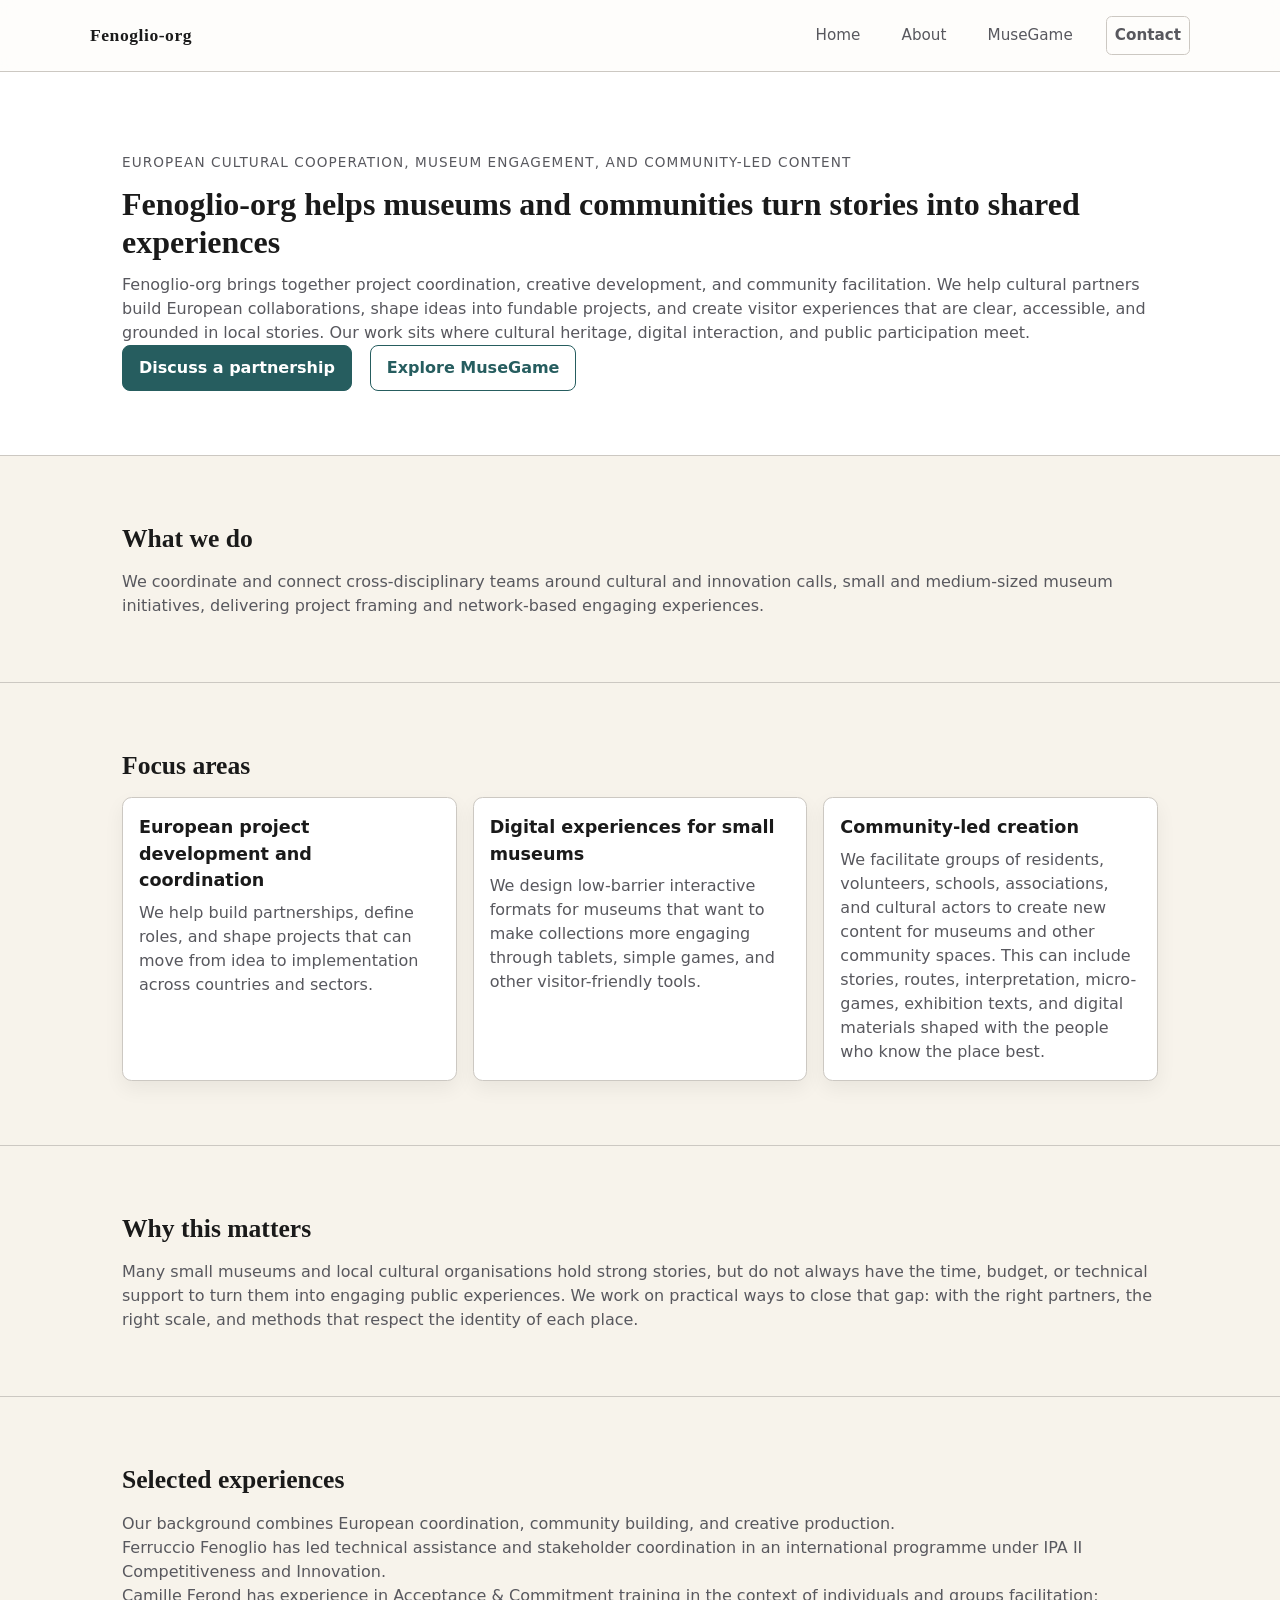
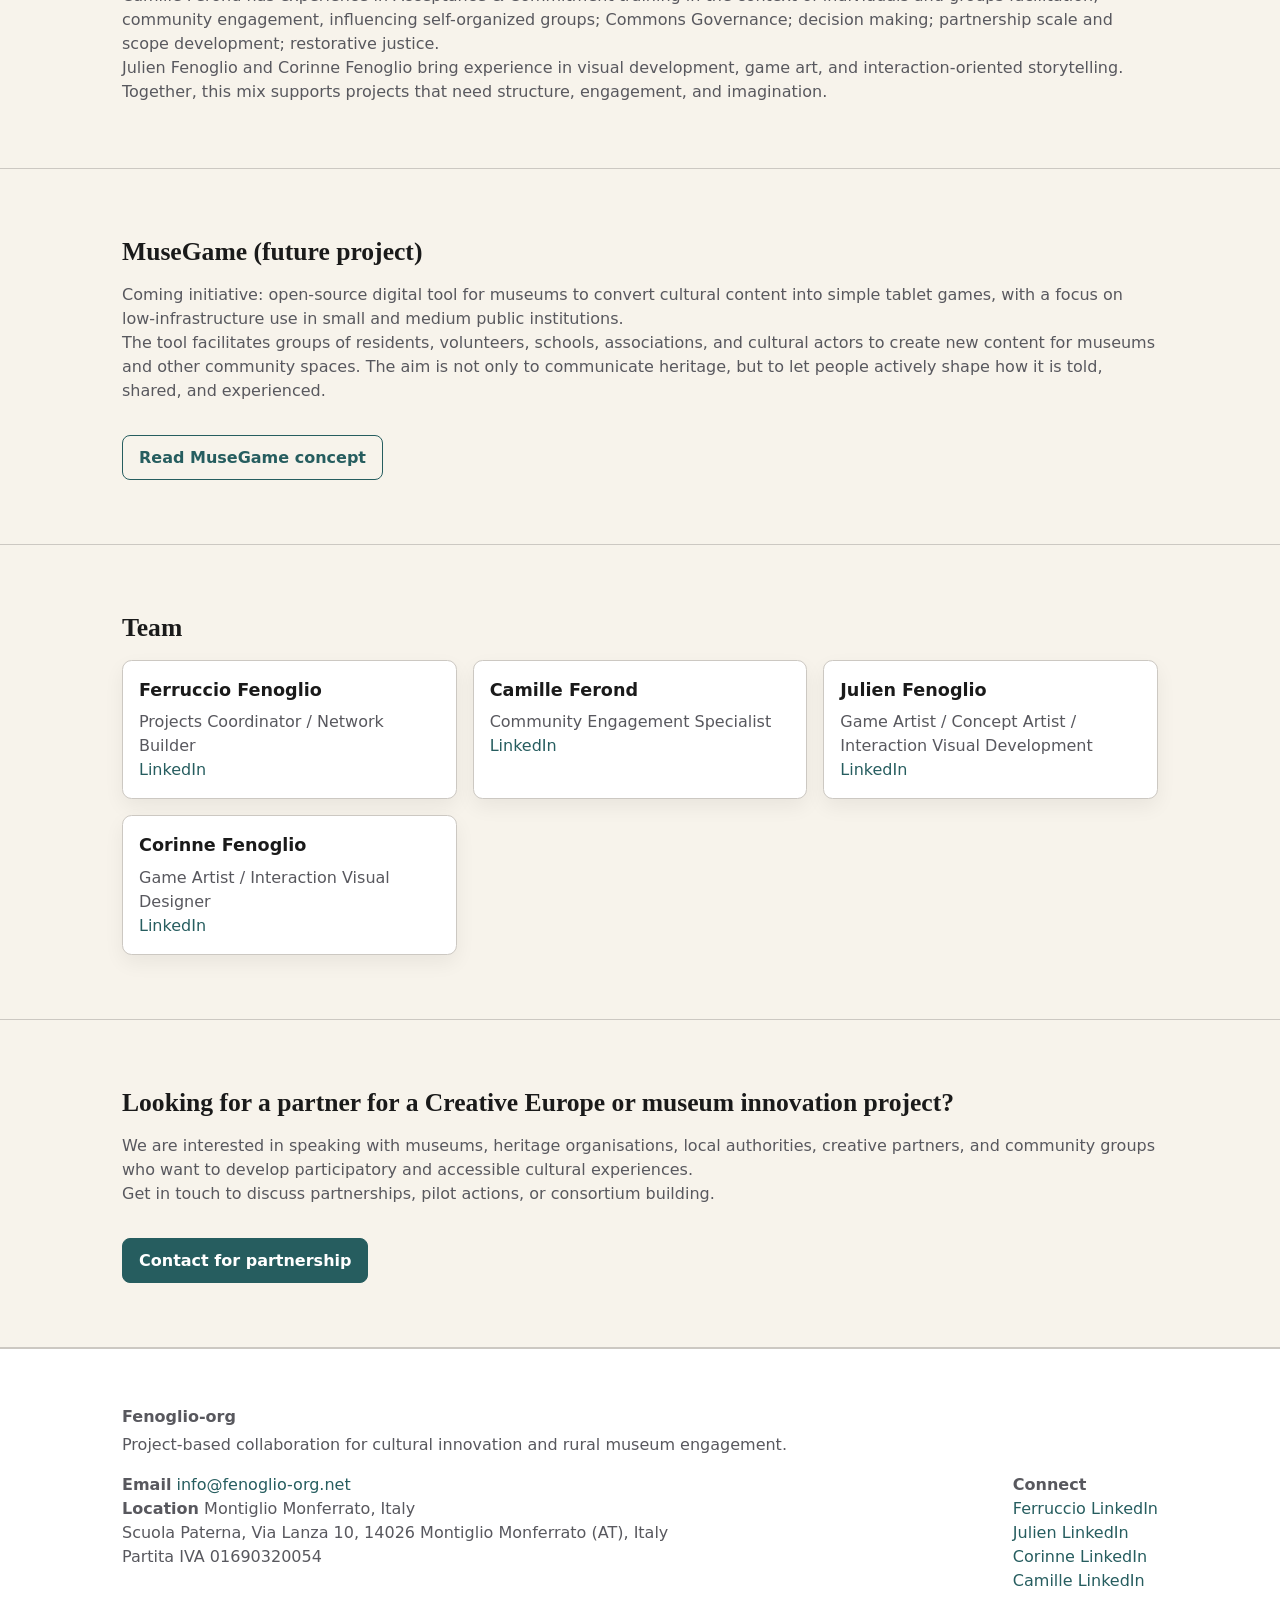
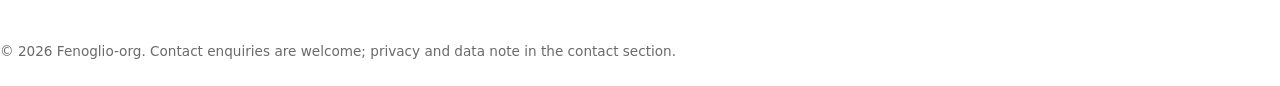
<file: index.html>
<!doctype html>
<html lang="en">
<head>
  <meta charset="utf-8">
  <meta name="viewport" content="width=device-width, initial-scale=1"> 
  <title>Fenoglio-org | European cultural innovation partner</title>
  <meta name="description" content="Fenoglio-org supports EU project partners, small rural museums and creative collaborators with project-based cultural innovation, coordination and digital interaction." />
  <link rel="canonical" href="https://fenoglio-org.net/" />
  <meta property="og:type" content="website" />
  <meta property="og:title" content="Fenoglio-org | European cultural innovation partner" />
  <meta property="og:description" content="Project coordination and network-building for small museums, creative industries, and EU-funded innovation." />
  <meta property="og:url" content="https://fenoglio-org.net/" />
  <meta property="og:image" content="https://fenoglio-org.net/assets/img/og-image-placeholder.png" />
  <link rel="icon" href="/assets/img/favicon-placeholder.ico" />
  <link rel="stylesheet" href="assets/css/style.css" />
  <script type="application/ld+json">
  {
    "@context":"https://schema.org",
    "@type":"Organization",
    "name":"Fenoglio-org",
    "url":"https://fenoglio-org.net",
    "logo":"https://fenoglio-org.net/assets/img/fav-icon.png",
    "contactPoint":[{"@type":"ContactPoint","email":"info@fenoglio-org.net","contactType":"customer service","areaServed":"EU"}],
    "sameAs":["https://www.linkedin.com/in/ferrucciofenoglio/"]
  }
  </script>
  <script type="application/ld+json">
  {
    "@context":"https://schema.org",
    "@type":"Person",
    "name":"Ferruccio Fenoglio",
    "jobTitle":"Founder / Project Coordinator / Network Builder",
    "worksFor":{"@type":"Organization","name":"Fenoglio-org"},
    "url":"https://fenoglio-org.net/about.html"
  }
  </script>
</head>
<body>
  <header class="site-header" role="banner">
    <div class="container header-inner">
      <a class="brand" href="/">Fenoglio-org</a>
      <nav class="main-nav" aria-label="Main navigation">
        <a href="/">Home</a>
        <a href="/about.html">About</a>
        <a href="/musegame.html">MuseGame</a>
        <a href="/contact.html" class="btn-secondary">Contact</a>
      </nav>
    </div>
  </header>

  <main id="content">
    <section class="hero section-primary" aria-label="Hero section">
      <div class="container">
        <p class="label">European cultural cooperation, museum engagement, and community-led content</p>
        <h1>Fenoglio-org helps museums and communities turn stories into shared experiences</h1>
        <p>Fenoglio-org brings together project coordination, creative development, and community facilitation. We help cultural partners build European collaborations, shape ideas into fundable projects, and create visitor experiences that are clear, accessible, and grounded in local stories. Our work sits where cultural heritage, digital interaction, and public participation meet.</p>
        <p class="actions">
          <a class="btn btn-primary" href="/contact.html">Discuss a partnership</a>
          <a class="btn btn-outline" href="/musegame.html">Explore MuseGame</a>
        </p>
      </div>
    </section>

    <section class="section" aria-labelledby="what-we-do">
      <div class="container">
        <h2 id="what-we-do">What we do</h2>
        <p>We coordinate and connect cross-disciplinary teams around cultural and innovation calls, small and medium-sized museum initiatives, delivering project framing and network-based engaging experiences.</p>
      </div>
    </section>

    <section class="section focus-grid" aria-labelledby="focus-areas">
      <div class="container">
        <h2 id="focus-areas">Focus areas</h2>
        <div class="cards">
          <article class="card"><h3>European project development and coordination</h3><p>We help build partnerships, define roles, and shape projects that can move from idea to implementation across countries and sectors.</p></article>
          <article class="card"><h3>Digital experiences for small museums</h3><p>We design low-barrier interactive formats for museums that want to make collections more engaging through tablets, simple games, and other visitor-friendly tools.</p></article>
          <article class="card"><h3>Community-led creation</h3><p>We facilitate groups of residents, volunteers, schools, associations, and cultural actors to create new content for museums and other community spaces. This can include stories, routes, interpretation, micro-games, exhibition texts, and digital materials shaped with the people who know the place best.</p></article>
        </div>
      </div>
    </section>

    <section class="section" aria-labelledby="why-this-matters">
      <div class="container">
        <h2 id="why-this-matters">Why this matters</h2>
        <p>Many small museums and local cultural organisations hold strong stories, but do not always have the time, budget, or technical support to turn them into engaging public experiences. We work on practical ways to close that gap: with the right partners, the right scale, and methods that respect the identity of each place.</p>
      </div>
    </section>

    <section class="section experience" aria-labelledby="experience">
      <div class="container">
        <h2 id="experience">Selected experiences</h2>
        <p>Our background combines European coordination, community building, and creative production.</p>
        <p>Ferruccio Fenoglio has led technical assistance and stakeholder coordination in an international programme under IPA II Competitiveness and Innovation.</p>
        <p>Camille Ferond has experience in Acceptance & Commitment training in the context of individuals and groups facilitation; community engagement, influencing self-organized groups; Commons Governance; decision making; partnership scale and scope development; restorative justice.</p>
        <p>Julien Fenoglio and Corinne Fenoglio bring experience in visual development, game art, and interaction-oriented storytelling.</p>
        <p>Together, this mix supports projects that need structure, engagement, and imagination.</p>
      </div>
    </section>

    <section class="section musegame-preview" aria-labelledby="musegame-preview">
      <div class="container">
        <h2 id="musegame-preview">MuseGame (future project)</h2>
        <p>Coming initiative: open-source digital tool for museums to convert cultural content into simple tablet games, with a focus on low-infrastructure use in small and medium public institutions.</p>
        <p>The tool facilitates groups of residents, volunteers, schools, associations, and cultural actors to create new content for museums and other community spaces. The aim is not only to communicate heritage, but to let people actively shape how it is told, shared, and experienced.</p>
        <a class="btn btn-outline" href="/musegame.html">Read MuseGame concept</a>
      </div>
    </section>

    <section class="section team" aria-labelledby="team-home">
      <div class="container">
        <h2 id="team-home">Team</h2>
        <div class="cards">
          <article class="card"><h3>Ferruccio Fenoglio</h3><p>Projects Coordinator / Network Builder</p><a href="https://www.linkedin.com/in/ferrucciofenoglio/" target="_blank" rel="noopener">LinkedIn</a></article>
          <article class="card"><h3>Camille Ferond</h3><p>Community Engagement Specialist</p><a href="https://www.linkedin.com/in/camille-ferond-cpt-proficiency-and-business-plan-implementation-accelerator/" target="_blank" rel="noopener">LinkedIn</a></article>
          <article class="card"><h3>Julien Fenoglio</h3><p>Game Artist / Concept Artist / Interaction Visual Development</p><a href="https://www.linkedin.com/in/julfenart" target="_blank" rel="noopener">LinkedIn</a></article>
          <article class="card"><h3>Corinne Fenoglio</h3><p>Game Artist / Interaction Visual Designer</p><a href="https://www.linkedin.com/in/corinne-fenoglio-b84588133/" target="_blank" rel="noopener">LinkedIn</a></article>
        </div>
      </div>
    </section>

    <section class="section cta-end" aria-labelledby="contact-cta">
      <div class="container">
        <h2 id="contact-cta">Looking for a partner for a Creative Europe or museum innovation project?</h2>
        <p>We are interested in speaking with museums, heritage organisations, local authorities, creative partners, and community groups who want to develop participatory and accessible cultural experiences.</p>
        <p>Get in touch to discuss partnerships, pilot actions, or consortium building.</p>
        <a class="btn btn-primary" href="/contact.html">Contact for partnership</a>
      </div>
    </section>
  </main>

  <footer class="site-footer" role="contentinfo">
     <div class="container footer-grid">
       <div>
         <p class="brand-footer">Fenoglio-org</p>
         <p>Project-based collaboration for cultural innovation and rural museum engagement.</p>
       </div>
       <div>
         <p><strong>Email</strong> <a href="mailto:info@fenoglio-org.net">info@fenoglio-org.net</a></p>
         <p><strong>Location</strong> Montiglio Monferrato, Italy</p>
         <p>Scuola Paterna, Via Lanza 10, 14026 Montiglio Monferrato (AT), Italy</p>
         <p>Partita IVA 01690320054</p>
       </div>
       <div>
         <p><strong>Connect</strong></p>
         <a href="https://www.linkedin.com/in/ferrucciofenoglio/" target="_blank" rel="noopener">Ferruccio LinkedIn</a><br>
         <a href="https://www.linkedin.com/in/julfenart" target="_blank" rel="noopener">Julien LinkedIn</a><br>
         <a href="https://www.linkedin.com/in/corinne-fenoglio-b84588133/" target="_blank" rel="noopener">Corinne LinkedIn</a><br>
         <a href="https://www.linkedin.com/in/camille-ferond-cpt-proficiency-and-business-plan-implementation-accelerator/" target="_blank" rel="noopener">Camille LinkedIn</a>
       </div>
     </div>
     <p class="copyright">© 2026 Fenoglio-org. Contact enquiries are welcome; privacy and data use details are in the contact section.</p>
  </footer>
  <script src="assets/js/main.js" defer></script>
</body>
</html>
</file>
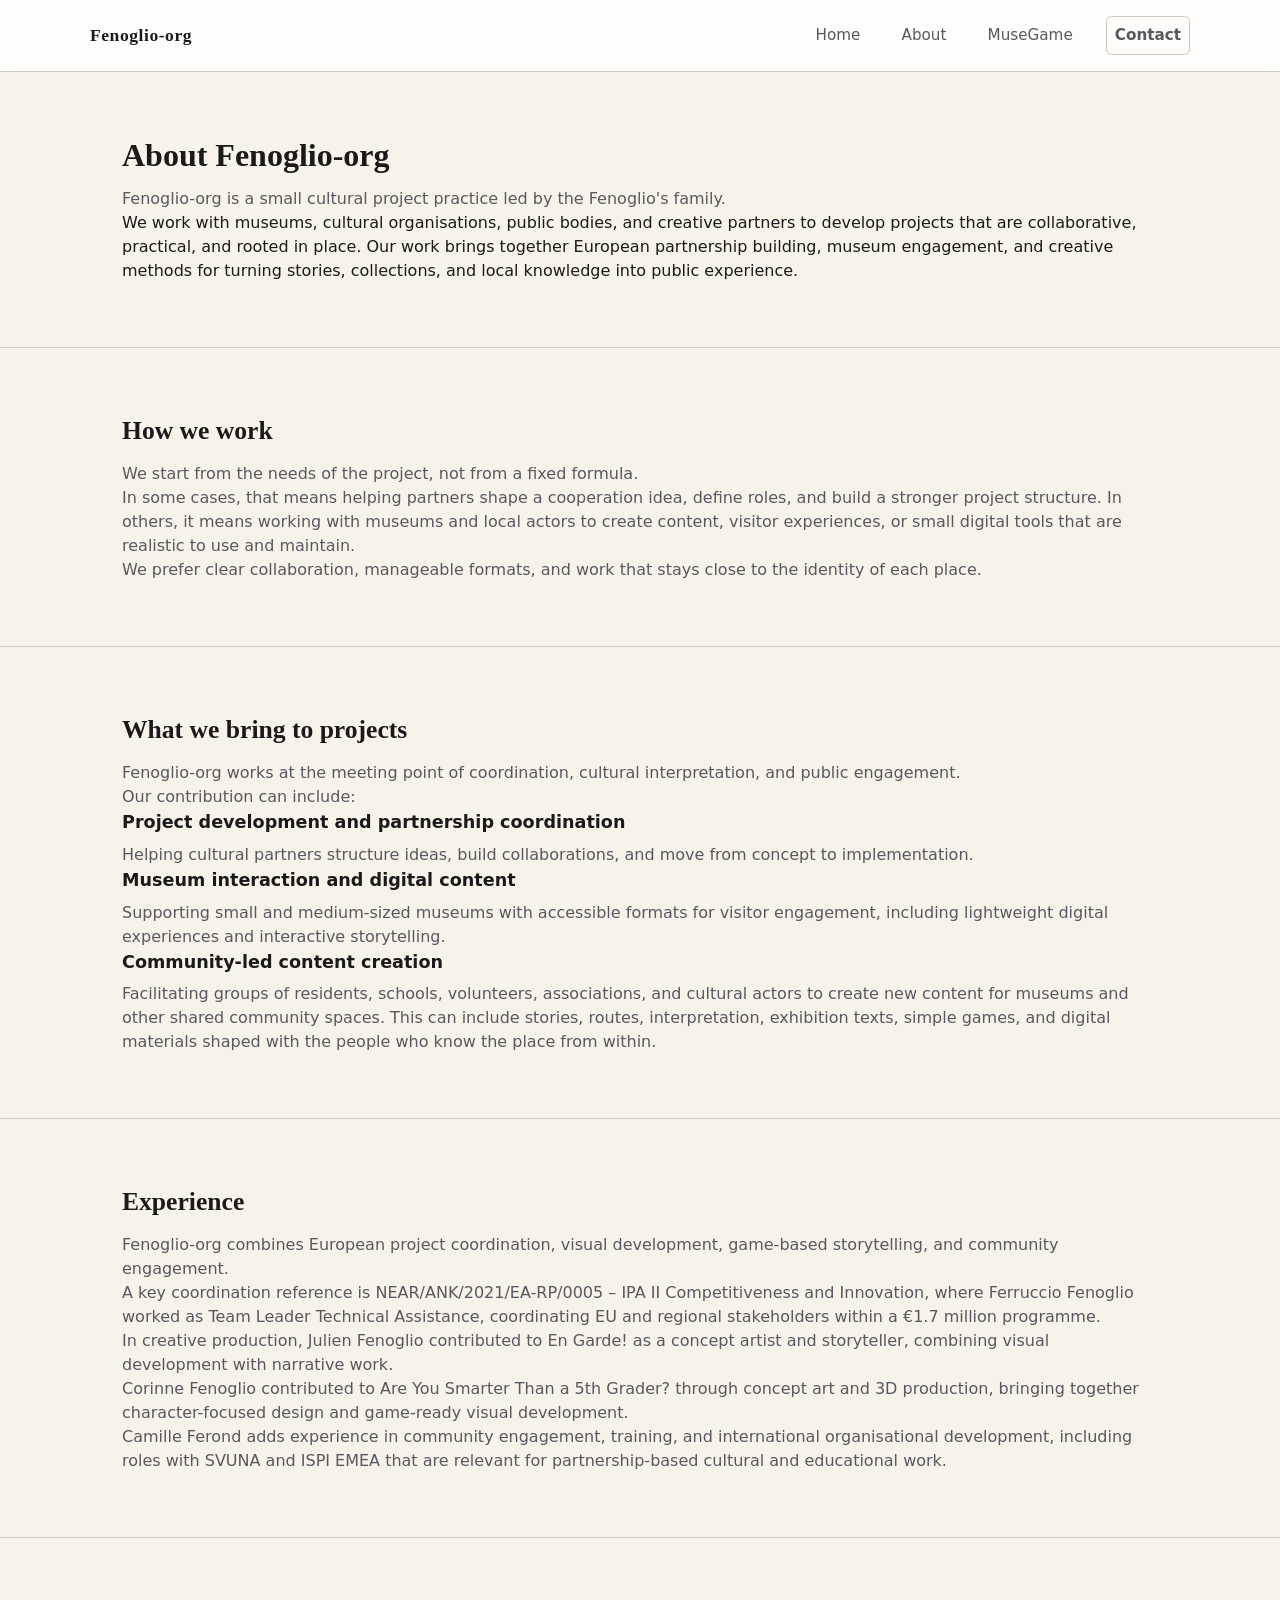
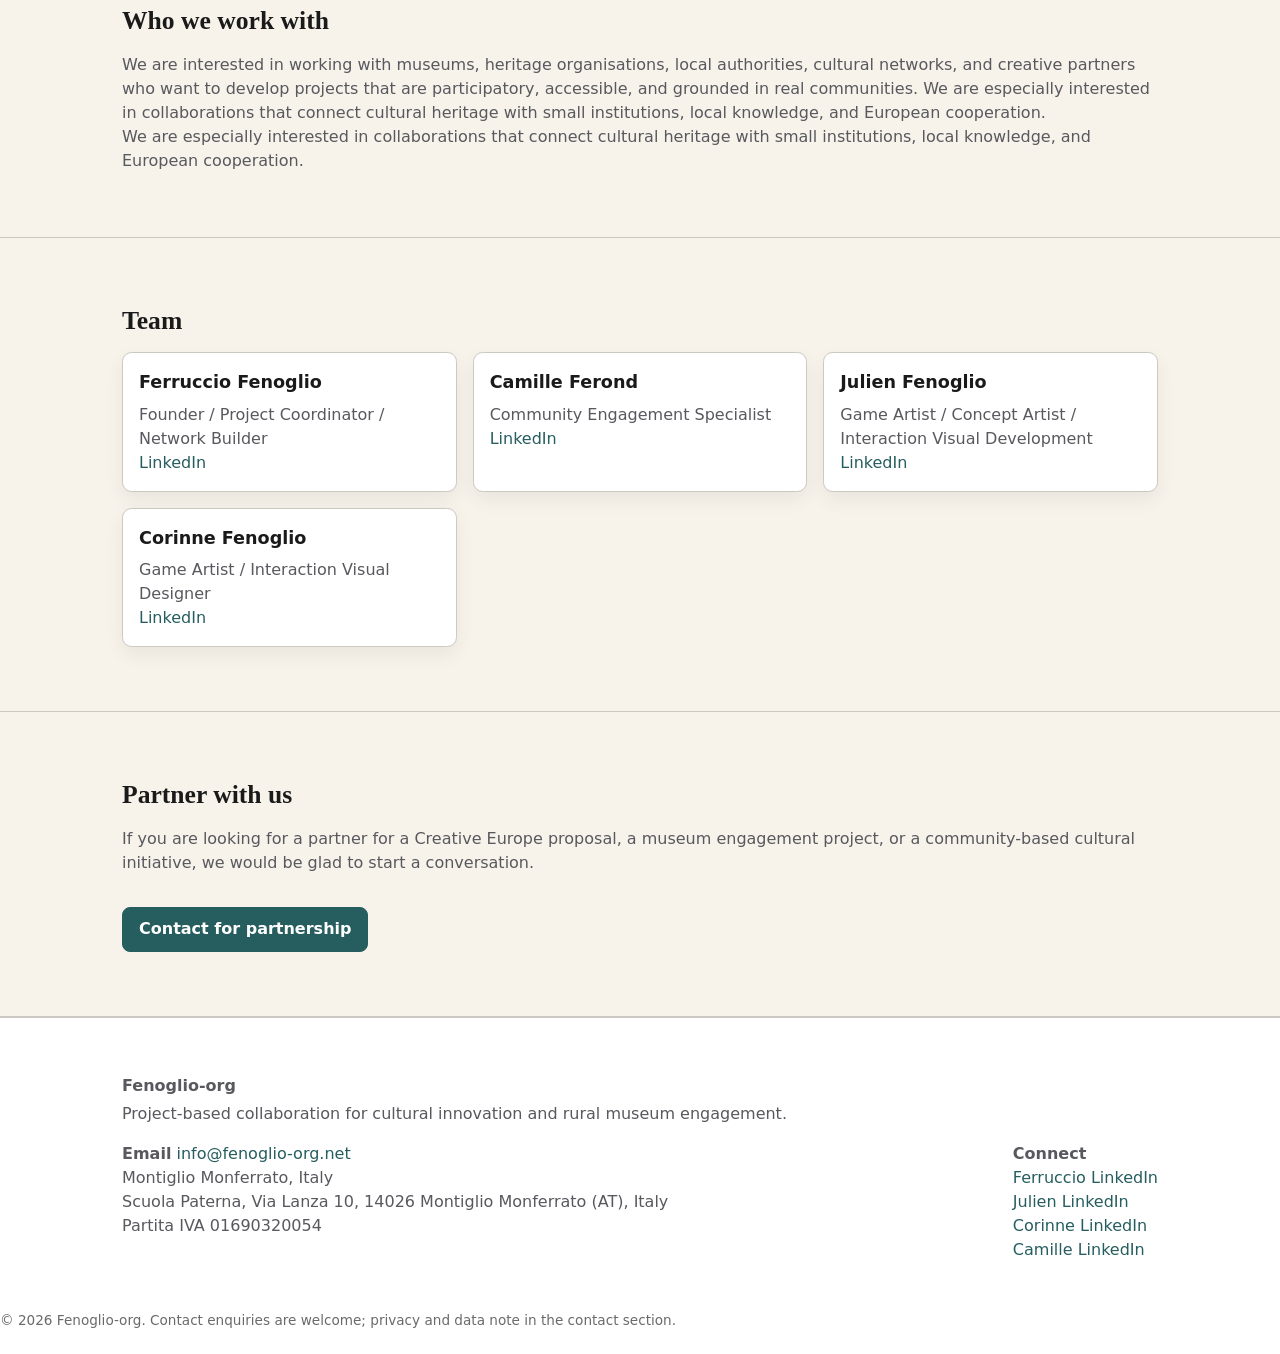
<file: about.html>
<!doctype html>
<html lang="en">
<head>
  <meta charset="utf-8">
  <meta name="viewport" content="width=device-width, initial-scale=1"> 
  <title>About | Fenoglio-org</title>
  <meta name="description" content="About Ferruccio Fenoglio and the Fenoglio-org collaboration model for EU cultural innovation, rural museums and digital interaction." />
  <link rel="canonical" href="https://fenoglio-org.net/about.html" />
  <meta property="og:type" content="website" />
  <meta property="og:title" content="About | Fenoglio-org" />
  <meta property="og:description" content="Learn how Fenoglio-org coordinates networks for culture, creative industries and EU project collaboration." />
  <meta property="og:url" content="https://fenoglio-org.net/about.html" />
  <meta property="og:image" content="https://fenoglio-org.net/assets/img/og-image-placeholder.png" />
  <link rel="icon" href="/assets/img/favicon-placeholder.ico" />
  <link rel="stylesheet" href="assets/css/style.css" />
</head>
<body>
  <header class="site-header" role="banner">
    <div class="container header-inner">
      <a class="brand" href="/">Fenoglio-org</a>
      <nav class="main-nav" aria-label="Main navigation">
        <a href="/">Home</a>
        <a href="/about.html">About</a>
        <a href="/musegame.html">MuseGame</a>
        <a href="/contact.html" class="btn-secondary">Contact</a>
      </nav>
    </div>
  </header>
  <main id="content">
    <section class="section intro" aria-labelledby="about-title">
      <div class="container">
        <h1 id="about-title">About Fenoglio-org</h1>
        <p>Fenoglio-org is a small cultural project practice led by the Fenoglio's family.</p>
  We work with museums, cultural organisations, public bodies, and creative partners to develop projects that are collaborative, practical, and rooted in place. Our work brings together European partnership building, museum engagement, and creative methods for turning stories, collections, and local knowledge into public experience.</p>
      </div>
    </section>

    <section class="section" aria-labelledby="approach">
      <div class="container">
        <h2 id="approach">How we work</h2>
        <p>We start from the needs of the project, not from a fixed formula.</p>
        <p>In some cases, that means helping partners shape a cooperation idea, define roles, and build a stronger project structure. In others, it means working with museums and local actors to create content, visitor experiences, or small digital tools that are realistic to use and maintain.</p>
        <p>We prefer clear collaboration, manageable formats, and work that stays close to the identity of each place.</p>
      </div>
    </section>

    <section class="section" aria-labelledby="what-we-bring">
      <div class="container">
        <h2 id="what-we-bring">What we bring to projects</h2>
        <p>Fenoglio-org works at the meeting point of coordination, cultural interpretation, and public engagement.</p>
        <p>Our contribution can include:</p>
        <h3>Project development and partnership coordination</h3>
        <p>Helping cultural partners structure ideas, build collaborations, and move from concept to implementation.</p>
        <h3>Museum interaction and digital content</h3>
        <p>Supporting small and medium-sized museums with accessible formats for visitor engagement, including lightweight digital experiences and interactive storytelling.</p>
        <h3>Community-led content creation</h3>
        <p>Facilitating groups of residents, schools, volunteers, associations, and cultural actors to create new content for museums and other shared community spaces. This can include stories, routes, interpretation, exhibition texts, simple games, and digital materials shaped with the people who know the place from within.</p>
      </div>
    </section>

    <section class="section" aria-labelledby="experience">
      <div class="container">
        <h2 id="experience">Experience</h2>         
        <p>Fenoglio-org combines European project coordination, visual development, game-based storytelling, and community engagement.</p>
        <p>A key coordination reference is NEAR/ANK/2021/EA-RP/0005 – IPA II Competitiveness and Innovation, where Ferruccio Fenoglio worked as Team Leader Technical Assistance, coordinating EU and regional stakeholders within a €1.7 million programme.</p>
        <p>In creative production, Julien Fenoglio contributed to En Garde! as a concept artist and storyteller, combining visual development with narrative work.</p>
        <p>Corinne Fenoglio contributed to Are You Smarter Than a 5th Grader? through concept art and 3D production, bringing together character-focused design and game-ready visual development.</p>
        <p>Camille Ferond adds experience in community engagement, training, and international organisational development, including roles with SVUNA and ISPI EMEA that are relevant for partnership-based cultural and educational work.</p>
      </div>
    </section>

    <section class="section" aria-labelledby="collaboration-model">
      <div class="container">
        <h2 id="collaboration-model">Who we work with</h2>
        <p>We are interested in working with museums, heritage organisations, local authorities, cultural networks, and creative partners who want to develop projects that are participatory, accessible, and grounded in real communities. We are especially interested in collaborations that connect cultural heritage with small institutions, local knowledge, and European cooperation.</p>
        <p>We are especially interested in collaborations that connect cultural heritage with small institutions, local knowledge, and European cooperation.</p>
      </div>
    </section>

    <section class="section team" aria-labelledby="team-about">
      <div class="container">
        <h2 id="team-about">Team</h2>
        <div class="cards">
          <article class="card"><h3>Ferruccio Fenoglio</h3><p>Founder / Project Coordinator / Network Builder</p><a href="https://www.linkedin.com/in/ferrucciofenoglio/" target="_blank" rel="noopener">LinkedIn</a></article>
          <article class="card"><h3>Camille Ferond</h3><p>Community Engagement Specialist</p><a href="https://www.linkedin.com/in/camille-ferond-cpt-proficiency-and-business-plan-implementation-accelerator/" target="_blank" rel="noopener">LinkedIn</a></article>
          <article class="card"><h3>Julien Fenoglio</h3><p>Game Artist / Concept Artist / Interaction Visual Development</p><a href="https://www.linkedin.com/in/julfenart" target="_blank" rel="noopener">LinkedIn</a></article>
          <article class="card"><h3>Corinne Fenoglio</h3><p>Game Artist / Interaction Visual Designer</p><a href="https://www.linkedin.com/in/corinne-fenoglio-b84588133/" target="_blank" rel="noopener">LinkedIn</a></article>
        </div>
      </div>
    </section>

    <section class="section cta-end" aria-labelledby="contact-cta-about">
      <div class="container">
        <h2 id="contact-cta-about">Partner with us</h2>
        <p>If you are looking for a partner for a Creative Europe proposal, a museum engagement project, or a community-based cultural initiative, we would be glad to start a conversation.</p>
        <a class="btn btn-primary" href="/contact.html">Contact for partnership</a>
      </div>
    </section>
  </main>

  <footer class="site-footer" role="contentinfo">
    <div class="container footer-grid">
      <div><p class="brand-footer">Fenoglio-org</p><p>Project-based collaboration for cultural innovation and rural museum engagement.</p></div>
      <div><p><strong>Email</strong> <a href="mailto:info@fenoglio-org.net">info@fenoglio-org.net</a></p><p>Montiglio Monferrato, Italy</p><p>Scuola Paterna, Via Lanza 10, 14026 Montiglio Monferrato (AT), Italy</p><p>Partita IVA 01690320054</p></div>
      <div><p><strong>Connect</strong></p><a href="https://www.linkedin.com/in/ferrucciofenoglio/" target="_blank" rel="noopener">Ferruccio LinkedIn</a><br><a href="https://www.linkedin.com/in/julfenart" target="_blank" rel="noopener">Julien LinkedIn</a><br><a href="https://www.linkedin.com/in/corinne-fenoglio-b84588133/" target="_blank" rel="noopener">Corinne LinkedIn</a><br><a href="https://www.linkedin.com/in/camille-ferond-cpt-proficiency-and-business-plan-implementation-accelerator/" target="_blank" rel="noopener">Camille LinkedIn</a></div>
    </div>
    <p class="copyright">© 2026 Fenoglio-org. Contact enquiries are welcome; privacy and data use details are in the contact section.</p>
  </footer>
  <script src="assets/js/main.js" defer></script>
</body>
</html>
</file>
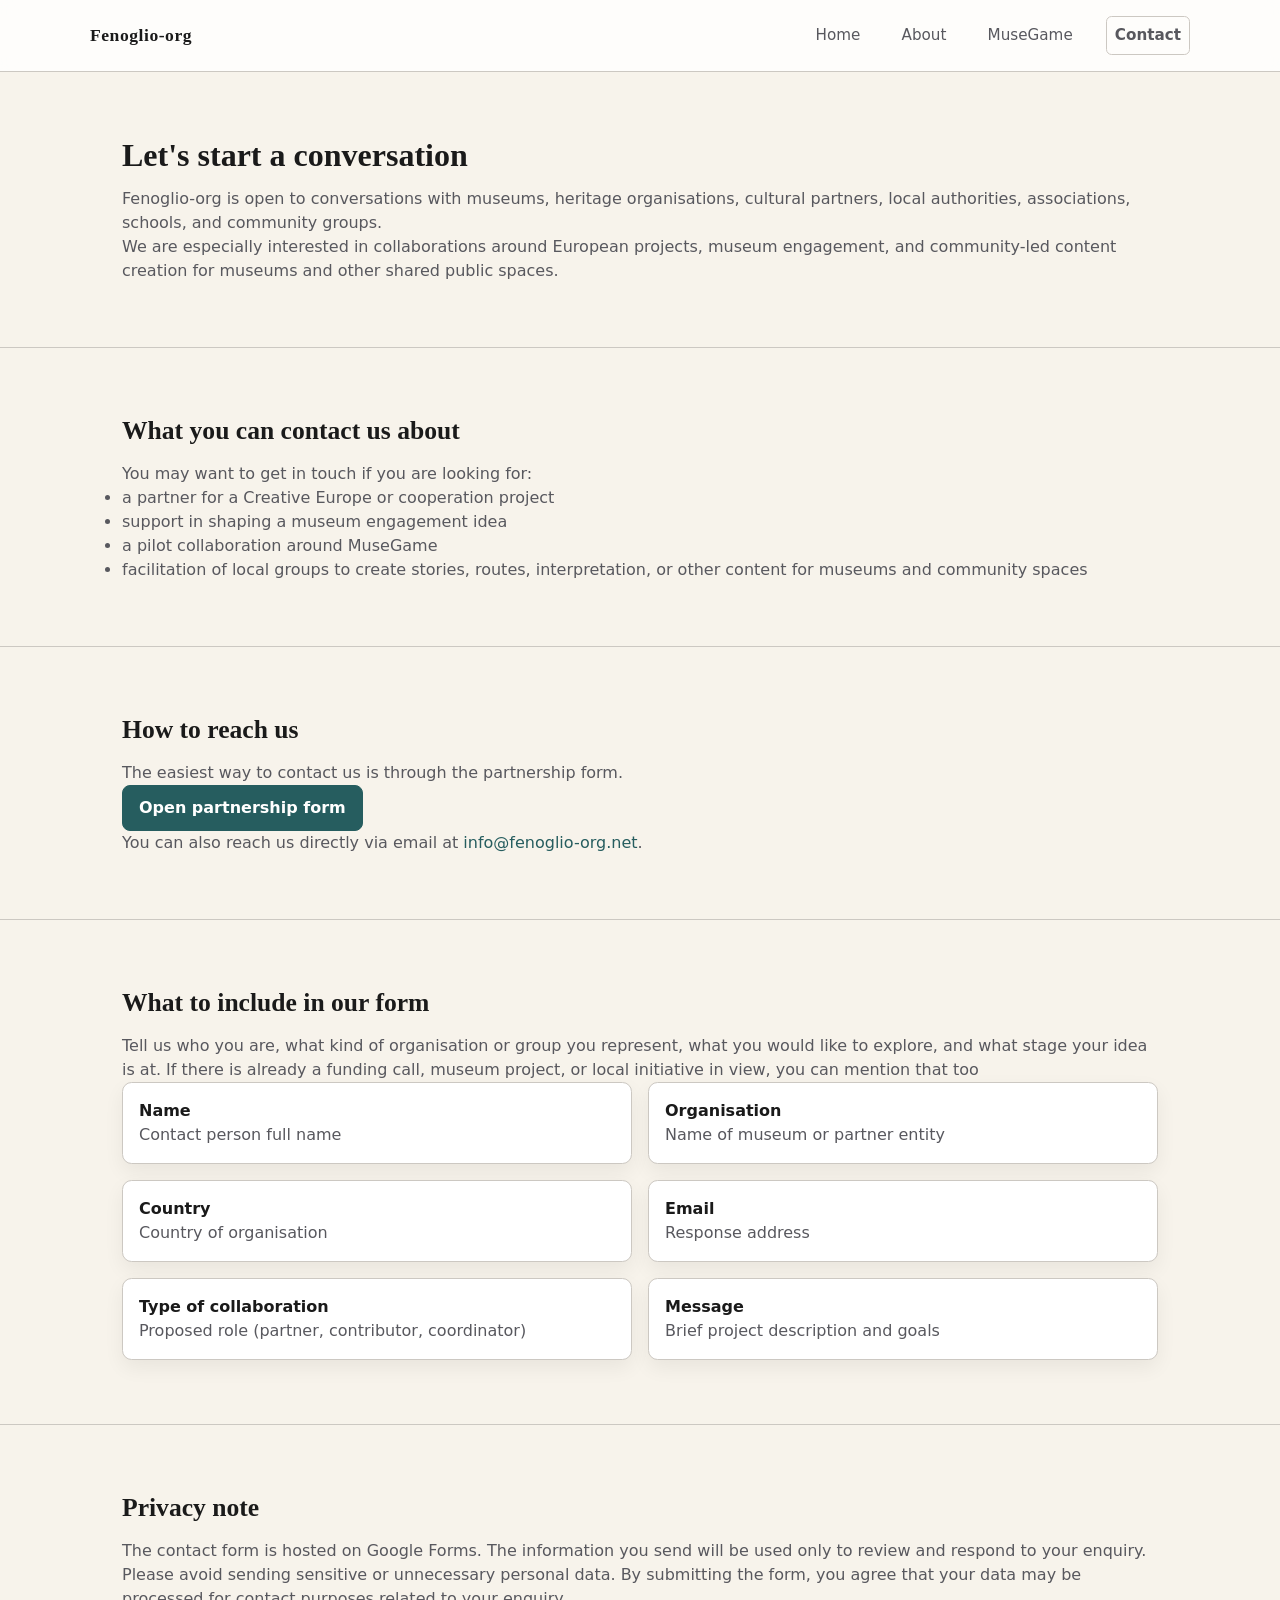
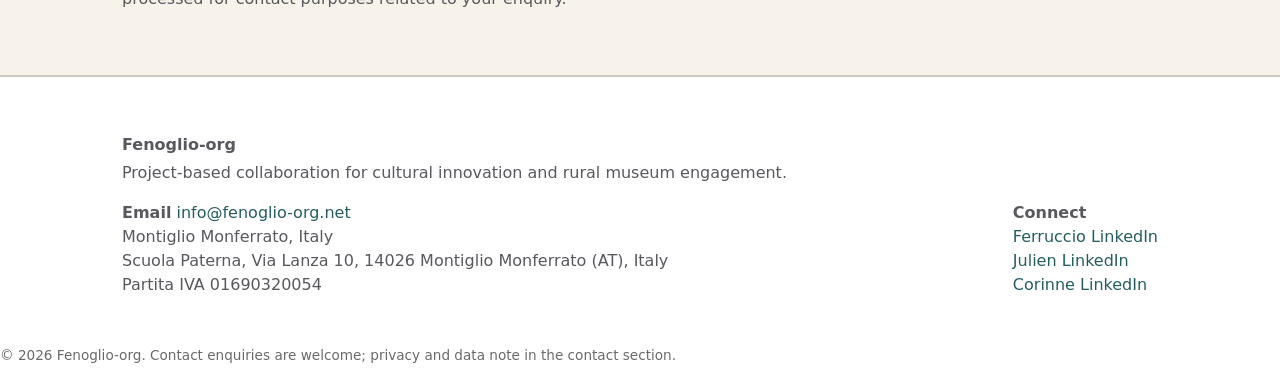
<file: contact.html>
<!doctype html>
<html lang="en">
<head>
  <meta charset="utf-8">
  <meta name="viewport" content="width=device-width, initial-scale=1"> 
  <title>Contact | Fenoglio-org</title>
  <meta name="description" content="Contact Fenoglio-org for European project partnership, museum collaboration and creative network development." />
  <link rel="canonical" href="https://fenoglio-org.net/contact.html" />
  <meta property="og:type" content="website" />
  <meta property="og:title" content="Contact | Fenoglio-org" />
  <meta property="og:description" content="Partnership enquiries for EU funded innovation, small and rural museums, and digital interaction projects." />
  <meta property="og:url" content="https://fenoglio-org.net/contact.html" />
  <meta property="og:image" content="https://fenoglio-org.net/assets/img/og-image-placeholder.png" />
  <link rel="icon" href="/assets/img/favicon-placeholder.ico" />
  <link rel="stylesheet" href="assets/css/style.css" />
</head>
<body>
  <header class="site-header" role="banner">
    <div class="container header-inner">
      <a class="brand" href="/">Fenoglio-org</a>
      <nav class="main-nav" aria-label="Main navigation">
        <a href="/">Home</a>
        <a href="/about.html">About</a>
        <a href="/musegame.html">MuseGame</a>
        <a href="/contact.html" class="btn-secondary">Contact</a>
      </nav>
    </div>
  </header>
  <main id="content">
    <section class="section intro" aria-labelledby="contact-title">
      <div class="container">
        <h1 id="contact-title">Let's start a conversation</h1>
        <p>Fenoglio-org is open to conversations with museums, heritage organisations, cultural partners, local authorities, associations, schools, and community groups.</p> 
        <p>We are especially interested in collaborations around European projects, museum engagement, and community-led content creation for museums and other shared public spaces.</p>
      </div>
    </section>

    <section class="section" aria-labelledby="contact-topics">
      <div class="container">
        <h2 id="contact-topics">What you can contact us about</h2>
        <p>You may want to get in touch if you are looking for:</p>
        <ul>
          <li>a partner for a Creative Europe or cooperation project</li>
          <li>support in shaping a museum engagement idea</li>
          <li>a pilot collaboration around MuseGame</li>
          <li>facilitation of local groups to create stories, routes, interpretation, or other content for museums and community spaces</li>
        </ul>
      </div>
    </section>

    <section class="section" aria-labelledby="contact-workflow">
      <div class="container">
        <h2 id="contact-workflow">How to reach us</h2>
        <p>The easiest way to contact us is through the partnership form.</p>
        <p><a class="btn btn-primary" href="https://forms.gle/c8xmBrbXbU5wXFiy5" target="_blank" rel="noopener">Open partnership form</a></p>
      <p>You can also reach us directly via email at <a href="mailto:info@fenoglio-org.net">info@fenoglio-org.net</a>.</p>
      </div>
    </section>

    <section class="section form-outline" aria-labelledby="form-fields">
      <div class="container">
        <h2 id="form-fields">What to include in our form</h2>
        <p>Tell us who you are, what kind of organisation or group you represent, what you would like to explore, and what stage your idea is at. If there is already a funding call, museum project, or local initiative in view, you can mention that too</p>
        <div class="field-grid">
          <div class="field-card"><strong>Name</strong><p>Contact person full name</p></div>
          <div class="field-card"><strong>Organisation</strong><p>Name of museum or partner entity</p></div>
          <div class="field-card"><strong>Country</strong><p>Country of organisation</p></div>
          <div class="field-card"><strong>Email</strong><p>Response address</p></div>
          <div class="field-card"><strong>Type of collaboration</strong><p>Proposed role (partner, contributor, coordinator)</p></div>
          <div class="field-card"><strong>Message</strong><p>Brief project description and goals</p></div>
        </div>
      </div>
    </section>

    <section class="section privacy" aria-labelledby="privacy">
      <div class="container">
        <h2 id="privacy">Privacy note</h2>
        <p>The contact form is hosted on Google Forms. The information you send will be used only to review and respond to your enquiry. Please avoid sending sensitive or unnecessary personal data. By submitting the form, you agree that your data may be processed for contact purposes related to your enquiry.</p>
      </div>
    </section>
  </main>
  <footer class="site-footer" role="contentinfo">
    <div class="container footer-grid">
      <div><p class="brand-footer">Fenoglio-org</p><p>Project-based collaboration for cultural innovation and rural museum engagement.</p></div>
      <div><p><strong>Email</strong> <a href="mailto:info@fenoglio-org.net">info@fenoglio-org.net</a></p><p>Montiglio Monferrato, Italy</p><p>Scuola Paterna, Via Lanza 10, 14026 Montiglio Monferrato (AT), Italy</p><p>Partita IVA 01690320054</p></div>
      <div><p><strong>Connect</strong></p><a href="https://www.linkedin.com/in/ferrucciofenoglio/" target="_blank" rel="noopener">Ferruccio LinkedIn</a><br><a href="https://www.linkedin.com/in/julfenart" target="_blank" rel="noopener">Julien LinkedIn</a><br><a href="https://www.linkedin.com/in/corinne-fenoglio-b84588133/" target="_blank" rel="noopener">Corinne LinkedIn</a></div>
    </div>
    <p class="copyright">© 2026 Fenoglio-org. Contact enquiries are welcome; privacy and data note in contact page.</p>
  </footer>
  <script src="assets/js/main.js" defer></script>
</body>
</html>
</file>
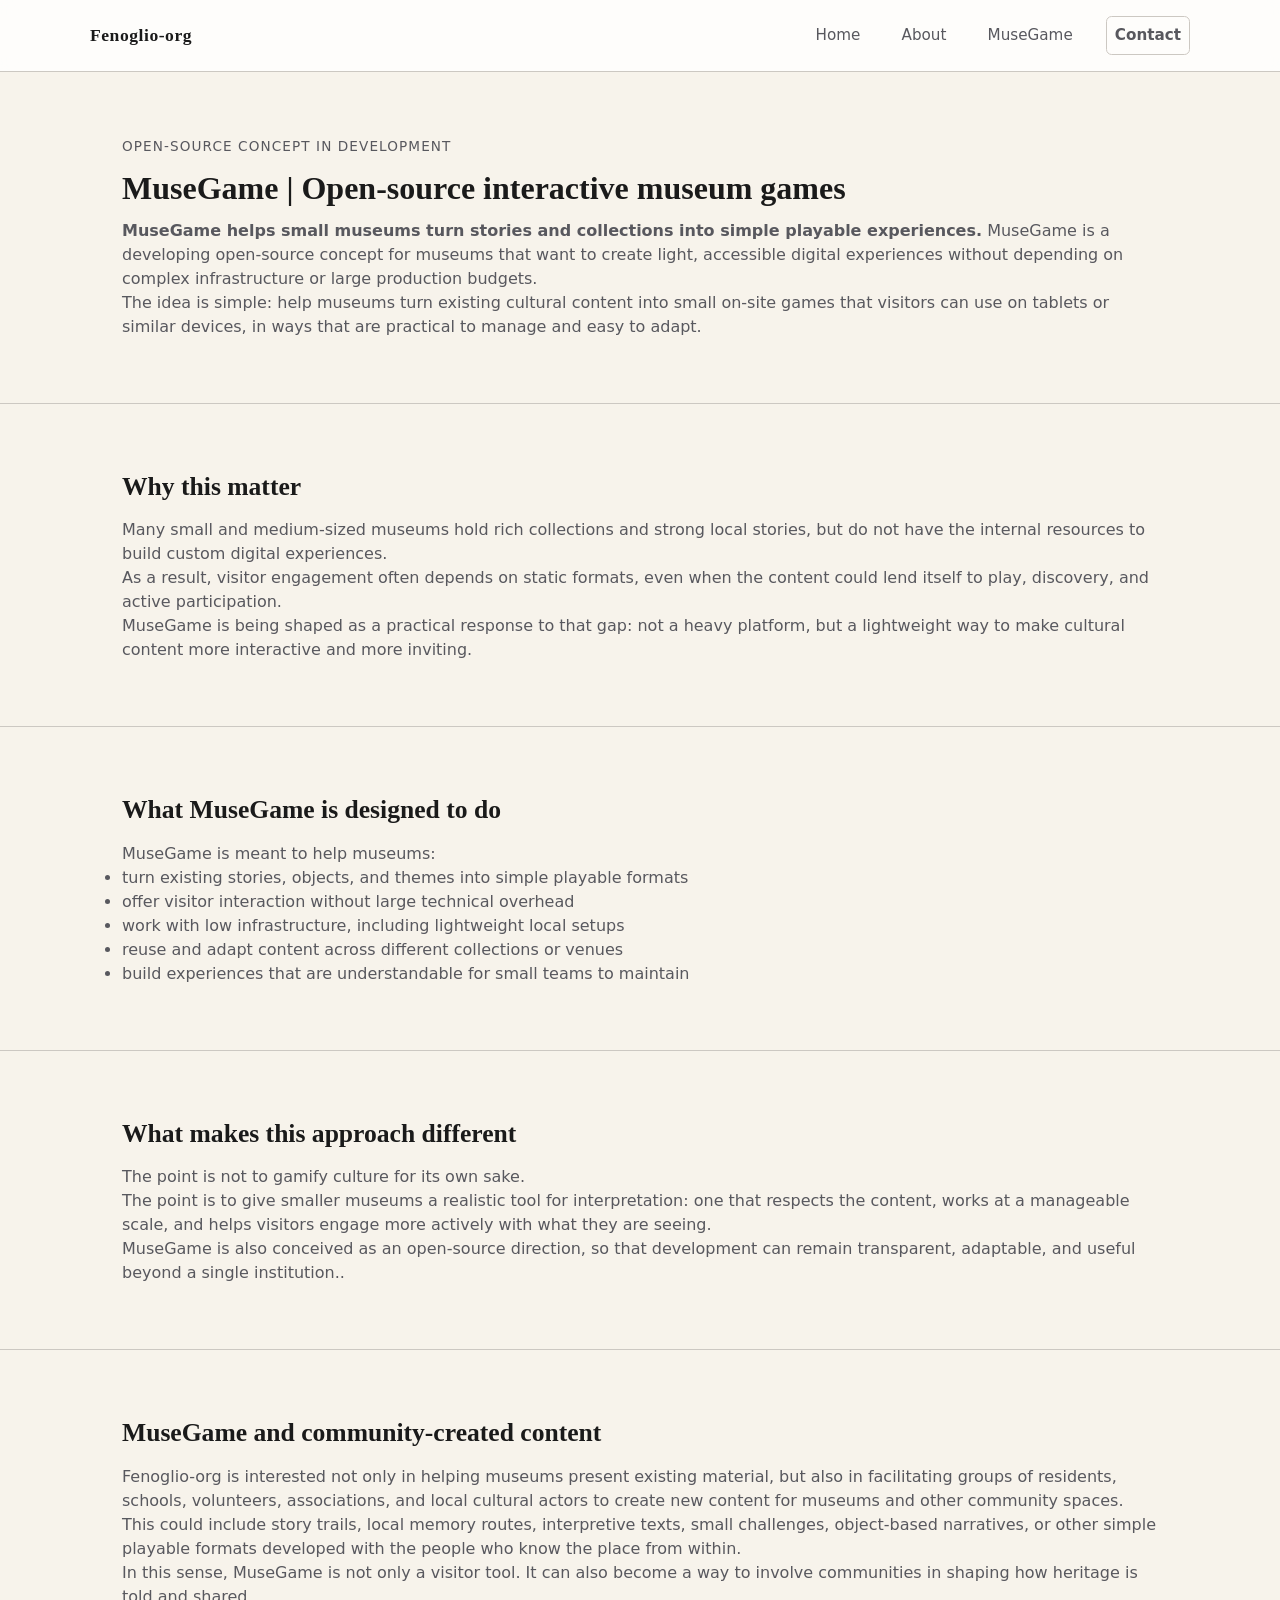
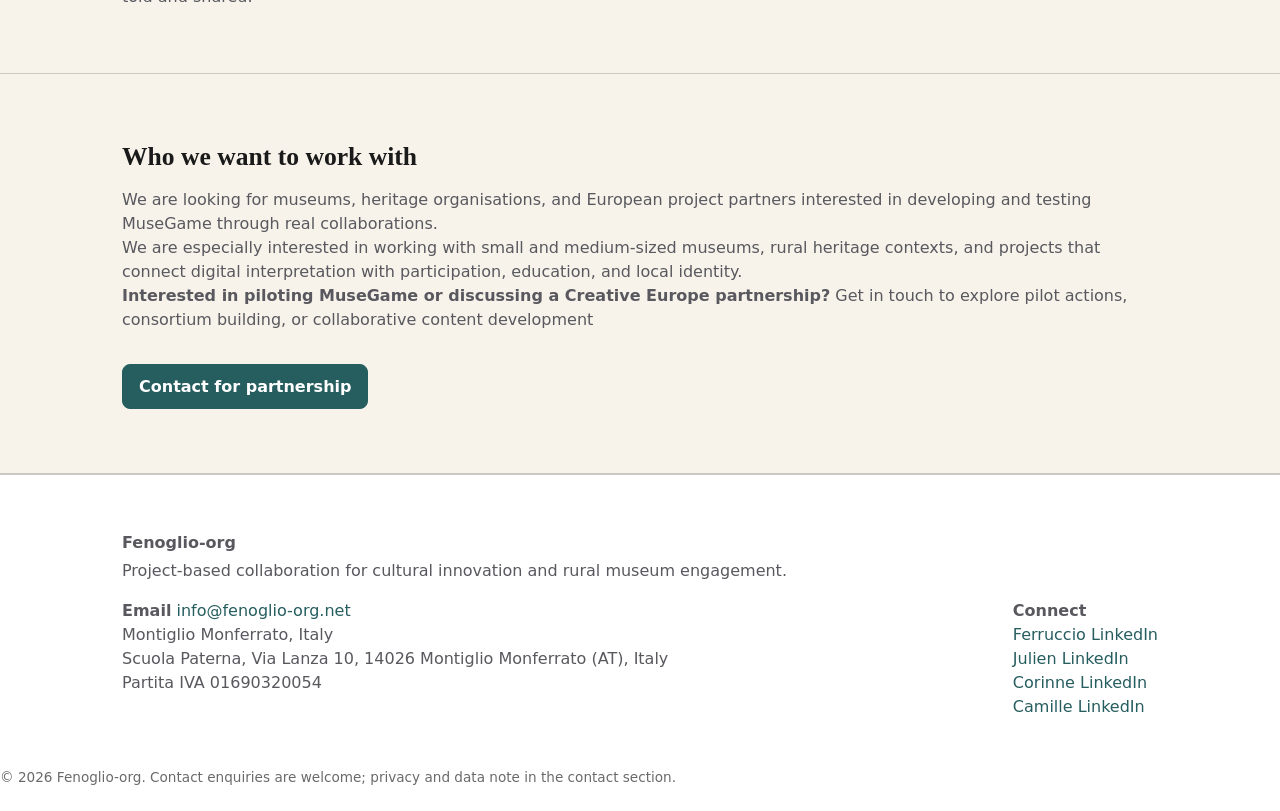
<file: musegame.html>
<!doctype html>
<html lang="en">
<head>
  <meta charset="utf-8">
  <meta name="viewport" content="width=device-width, initial-scale=1"> 
  <title>MuseGame | Fenoglio-org future project</title>
  <meta name="description" content="MuseoGame is a future open-source initiative for museums to create simple interactive tablet games from cultural content." />
  <link rel="canonical" href="https://fenoglio-org.net/musegame.html" />
  <meta property="og:type" content="website" />
  <meta property="og:title" content="MuseGame | Fenoglio-org future project" />
  <meta property="og:description" content="Open-source direction for low-infrastructure museum interaction tools, aimed at small and medium institutions across Europe." />
  <meta property="og:url" content="https://fenoglio-org.net/musegame.html" />
  <meta property="og:image" content="https://fenoglio-org.net/assets/img/og-image-placeholder.png" />
  <link rel="icon" href="/assets/img/favicon-placeholder.ico" />
  <link rel="stylesheet" href="assets/css/style.css" />
  <script type="application/ld+json">
  {
    "@context":"https://schema.org",
    "@type":"CreativeWork",
    "name":"MuseGame",
    "description":"Open-source digital tool designed to help museums transform cultural content into simple interactive games for tablet use in museum spaces.",
    "creator":{"@type":"Organization","name":"Fenoglio-org"},
    "url":"https://fenoglio-org.net/musegame.html"
  }
  </script>
</head>
<body>
  <header class="site-header" role="banner">
    <div class="container header-inner">
      <a class="brand" href="/">Fenoglio-org</a>
      <nav class="main-nav" aria-label="Main navigation">
        <a href="/">Home</a>
        <a href="/about.html">About</a>
        <a href="/musegame.html">MuseGame</a>
        <a href="/contact.html" class="btn-secondary">Contact</a>
      </nav>
    </div>
  </header>
  <main id="content">
    <section class="section intro" aria-labelledby="musegame-title">
      <div class="container">
        <p class="label">Open-source concept in development</p>
        <h1 id="musegame-title">MuseGame | Open-source interactive museum games</h1>
        <p><strong>MuseGame helps small museums turn stories and collections into simple playable experiences.</strong> MuseGame is a developing open-source concept for museums that want to create light, accessible digital experiences without depending on complex infrastructure or large production budgets.</p>
          <p>The idea is simple: help museums turn existing cultural content into small on-site games that visitors can use on tablets or similar devices, in ways that are practical to manage and easy to adapt.</p>
      </div>
    </section>

    <section class="section" aria-labelledby="problem-statement">
      <div class="container">
        <h2 id="problem-statement">Why this matter</h2>
        <p>Many small and medium-sized museums hold rich collections and strong local stories, but do not have the internal resources to build custom digital experiences.</p>
        <p>As a result, visitor engagement often depends on static formats, even when the content could lend itself to play, discovery, and active participation.</p>
        <p>MuseGame is being shaped as a practical response to that gap: not a heavy platform, but a lightweight way to make cultural content more interactive and more inviting.</p>
      </div>
    </section>

    <section class="section" aria-labelledby="what-is-for">
      <div class="container">
        <h2 id="what-is-for">What MuseGame is designed to do</h2>
        <p>MuseGame is meant to help museums: </p>
        <ul>
          <li>turn existing stories, objects, and themes into simple playable formats</li>
          <li>offer visitor interaction without large technical overhead</li>
          <li>work with low infrastructure, including lightweight local setups</li>
          <li>reuse and adapt content across different collections or venues</li>
          <li>build experiences that are understandable for small teams to maintain</li>
        </ul>
      </div>
    </section>

    <section class="section" aria-labelledby="why-different">
      <div class="container">
        <h2 id="why-different">What makes this approach different</h2>
        <p>The point is not to gamify culture for its own sake.</p>
        <p>The point is to give smaller museums a realistic tool for interpretation: one that respects the content, works at a manageable scale, and helps visitors engage more actively with what they are seeing.</p>
        <p>MuseGame is also conceived as an open-source direction, so that development can remain transparent, adaptable, and useful beyond a single institution..</p>
      </div>
    </section>

    <section class="section" aria-labelledby="community-created-content">
      <div class="container">
        <h2 id="community-created-content">MuseGame and community-created content</h2>
        <p>Fenoglio-org is interested not only in helping museums present existing material, but also in facilitating groups of residents, schools, volunteers, associations, and local cultural actors to create new content for museums and other community spaces.</p>
        <p>This could include story trails, local memory routes, interpretive texts, small challenges, object-based narratives, or other simple playable formats developed with the people who know the place from within.</p>
        <p>In this sense, MuseGame is not only a visitor tool. It can also become a way to involve communities in shaping how heritage is told and shared.</p>
      </div>
    </section>
    
    <section class="section" aria-labelledby="collaboration-invitation">
      <div class="container">
        <h2 id="collaboration-invitation">Who we want to work with</h2>
        <p>We are looking for museums, heritage organisations, and European project partners interested in developing and testing MuseGame through real collaborations.
        <p>We are especially interested in working with small and medium-sized museums, rural heritage contexts, and projects that connect digital interpretation with participation, education, and local identity.</p>
        <p><strong>Interested in piloting MuseGame or discussing a Creative Europe partnership?</strong> Get in touch to explore pilot actions, consortium building, or collaborative content development</p>

        <a class="btn btn-primary" href="/contact.html">Contact for partnership</a>
      </div>
    </section>
  </main>
  <footer class="site-footer" role="contentinfo">
    <div class="container footer-grid">
      <div><p class="brand-footer">Fenoglio-org</p><p>Project-based collaboration for cultural innovation and rural museum engagement.</p></div>
      <div><p><strong>Email</strong> <a href="mailto:info@fenoglio-org.net">info@fenoglio-org.net</a></p><p>Montiglio Monferrato, Italy</p><p>Scuola Paterna, Via Lanza 10, 14026 Montiglio Monferrato (AT), Italy</p><p>Partita IVA 01690320054</p></div>
      <div><p><strong>Connect</strong></p><a href="https://www.linkedin.com/in/ferrucciofenoglio/" target="_blank" rel="noopener">Ferruccio LinkedIn</a><br><a href="https://www.linkedin.com/in/julfenart" target="_blank" rel="noopener">Julien LinkedIn</a><br><a href="https://www.linkedin.com/in/corinne-fenoglio-b84588133/" target="_blank" rel="noopener">Corinne LinkedIn</a><br><a href="https://www.linkedin.com/in/camille-ferond/" target="_blank" rel="noopener">Camille LinkedIn</a></div>
    </div>
    <p class="copyright">© 2026 Fenoglio-org. Contact enquiries are welcome; privacy and data note in contact page.</p>
  </footer>
  <script src="assets/js/main.js" defer></script>
</body>
</html>
</file>
<file: assets/css/style.css>
﻿:root {
  --bg: #f7f3eb;
  --text: #1a1a1a;
  --muted: #58585e;
  --surface: #ffffff;
  --border: #ccc8c2;
  --structure: #7d828b;
  --accent: #265d5f;
  --accent-soft: #e8f0f1;
  --shadow: 0 8px 20px rgba(0,0,0,.06);
  --radius: .6rem;
}
*{box-sizing:border-box;margin:0;padding:0}
html{font-family:Inter,system-ui,-apple-system,Segoe UI,Roboto,Helvetica,Arial,sans-serif;line-height:1.5;background:var(--bg);color:var(--text);scroll-behavior:smooth}
body{min-height:100vh;display:flex;flex-direction:column;background:var(--bg);color:var(--text)}
a{color:var(--accent);text-decoration:none}
a:hover{text-decoration:underline}
.container{width:clamp(280px,90vw,1100px);margin:0 auto;padding:1.5rem 1rem}
.site-header{position:sticky;top:0;z-index:20;background:#ffffffcc;backdrop-filter:blur(8px);border-bottom:1px solid var(--border)}
.header-inner{display:flex;align-items:center;justify-content:space-between;padding:.8rem 0}
.brand{font-weight:700;font-size:1.1rem;letter-spacing:.03em;color:var(--text);font-family:"Georgia","Times New Roman",serif;}
.main-nav a{margin-left:1.05rem;font-size:.95rem;color:var(--muted);padding:.45rem .5rem;border-radius:.35rem}
.main-nav a:hover,.main-nav a:focus-visible{color:var(--text);background:var(--accent-soft);outline:2px solid #7ab0b3;outline-offset:2px}
.btn,.btn-secondary{display:inline-block;font-weight:600;padding:.6rem 1rem;border-radius:.5rem;transition:.2s ease;background:var(--accent);color:#fff;border:1px solid var(--accent)}
.btn:hover,.btn:focus-visible{background:#1f4c51;box-shadow:0 6px 14px rgba(0,0,0,.15);outline:none}
.btn-outline{background:transparent;color:var(--accent);border:1px solid var(--accent);}
.btn-outline:hover{background:var(--accent-soft);}
.btn-secondary{background:transparent;color:var(--text);border:1px solid var(--border)}
.section{padding:2rem 0;border-bottom:1px solid var(--border);opacity:0;transform:translateY(20px);transition:opacity .5s ease, transform .5s ease}
.section.visible{opacity:1;transform:translateY(0)}
.section-primary{padding:3rem 0 2rem;background:var(--surface);border-bottom:1px solid var(--border)}
.label{font-size:.85rem;letter-spacing:.08em;text-transform:uppercase;color:var(--muted);margin-bottom:.75rem}
h1{font-size:clamp(1.5rem,2.5vw,2.4rem);font-weight:700;line-height:1.2;margin-bottom:.75rem;font-family:"Georgia","Times New Roman",serif}
h2{font-size:clamp(1.3rem,2vw,1.8rem);font-weight:700;margin-bottom:.75rem;font-family:"Georgia","Times New Roman",serif}
h3{font-size:1.1rem;margin-bottom:.45rem}
p,li{color:var(--muted);font-size:1rem}
.actions .btn{margin-right:.8rem}

p + .btn{margin-top:2rem;display:inline-block}

.focus-grid .cards,.team .cards,.field-grid{display:grid;gap:1rem}
.card,.field-card{background:var(--surface);border:1px solid var(--border);border-radius:var(--radius);padding:1rem;box-shadow:var(--shadow)}
.feature-card{border-color:var(--accent)}
.footer-grid{display:flex;flex-wrap:wrap;gap:1rem;justify-content:space-between}
.site-footer{margin-top:auto;padding:1.5rem 0;background:#fff;border-top:1px solid var(--border)}
.brand-footer{font-weight:700;font-size:1rem;margin-bottom:.25rem}
.copyright{font-size:.85rem;color:#6a6a6a;margin-top:1rem}
@media (min-width:768px){.container{padding:2rem}.focus-grid .cards,.team .cards{grid-template-columns:repeat(3,minmax(0,1fr))}.field-grid{grid-template-columns:repeat(2,minmax(0,1fr))}.main-nav a{margin-left:1.25rem}.header-inner{padding:1rem 0}}
@media (max-width:767px){.main-nav{display:flex;flex-wrap:wrap;gap:.4rem;margin-top:.5rem}.header-inner{flex-direction:column;align-items:flex-start}.site-footer{font-size:.94rem}.focus-grid .cards,.team .cards,.field-grid{grid-template-columns:1fr}}
:focus-visible{outline:2px solid #245a5d;outline-offset:2px}
@media (prefers-reduced-motion:reduce){*{transition-duration:0.01ms!important;animation-duration:0.01ms!important}}
</file>
